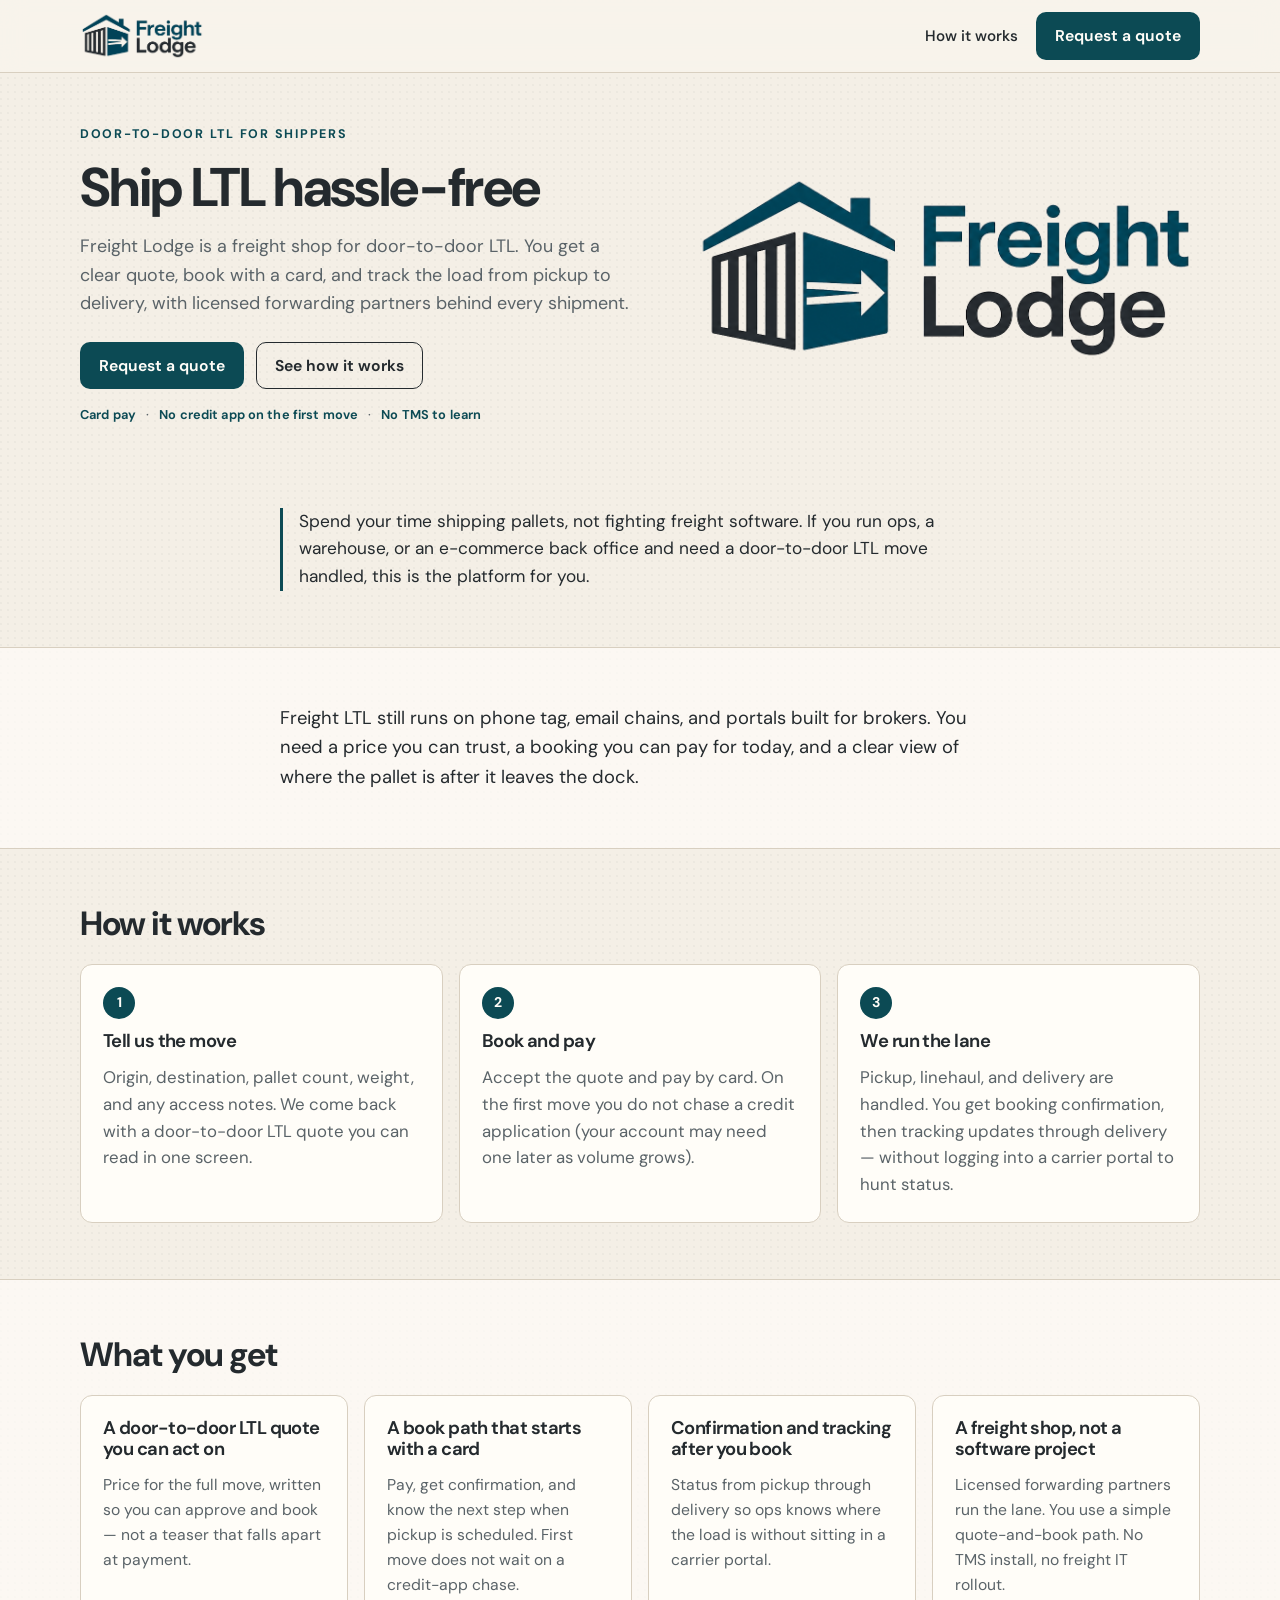
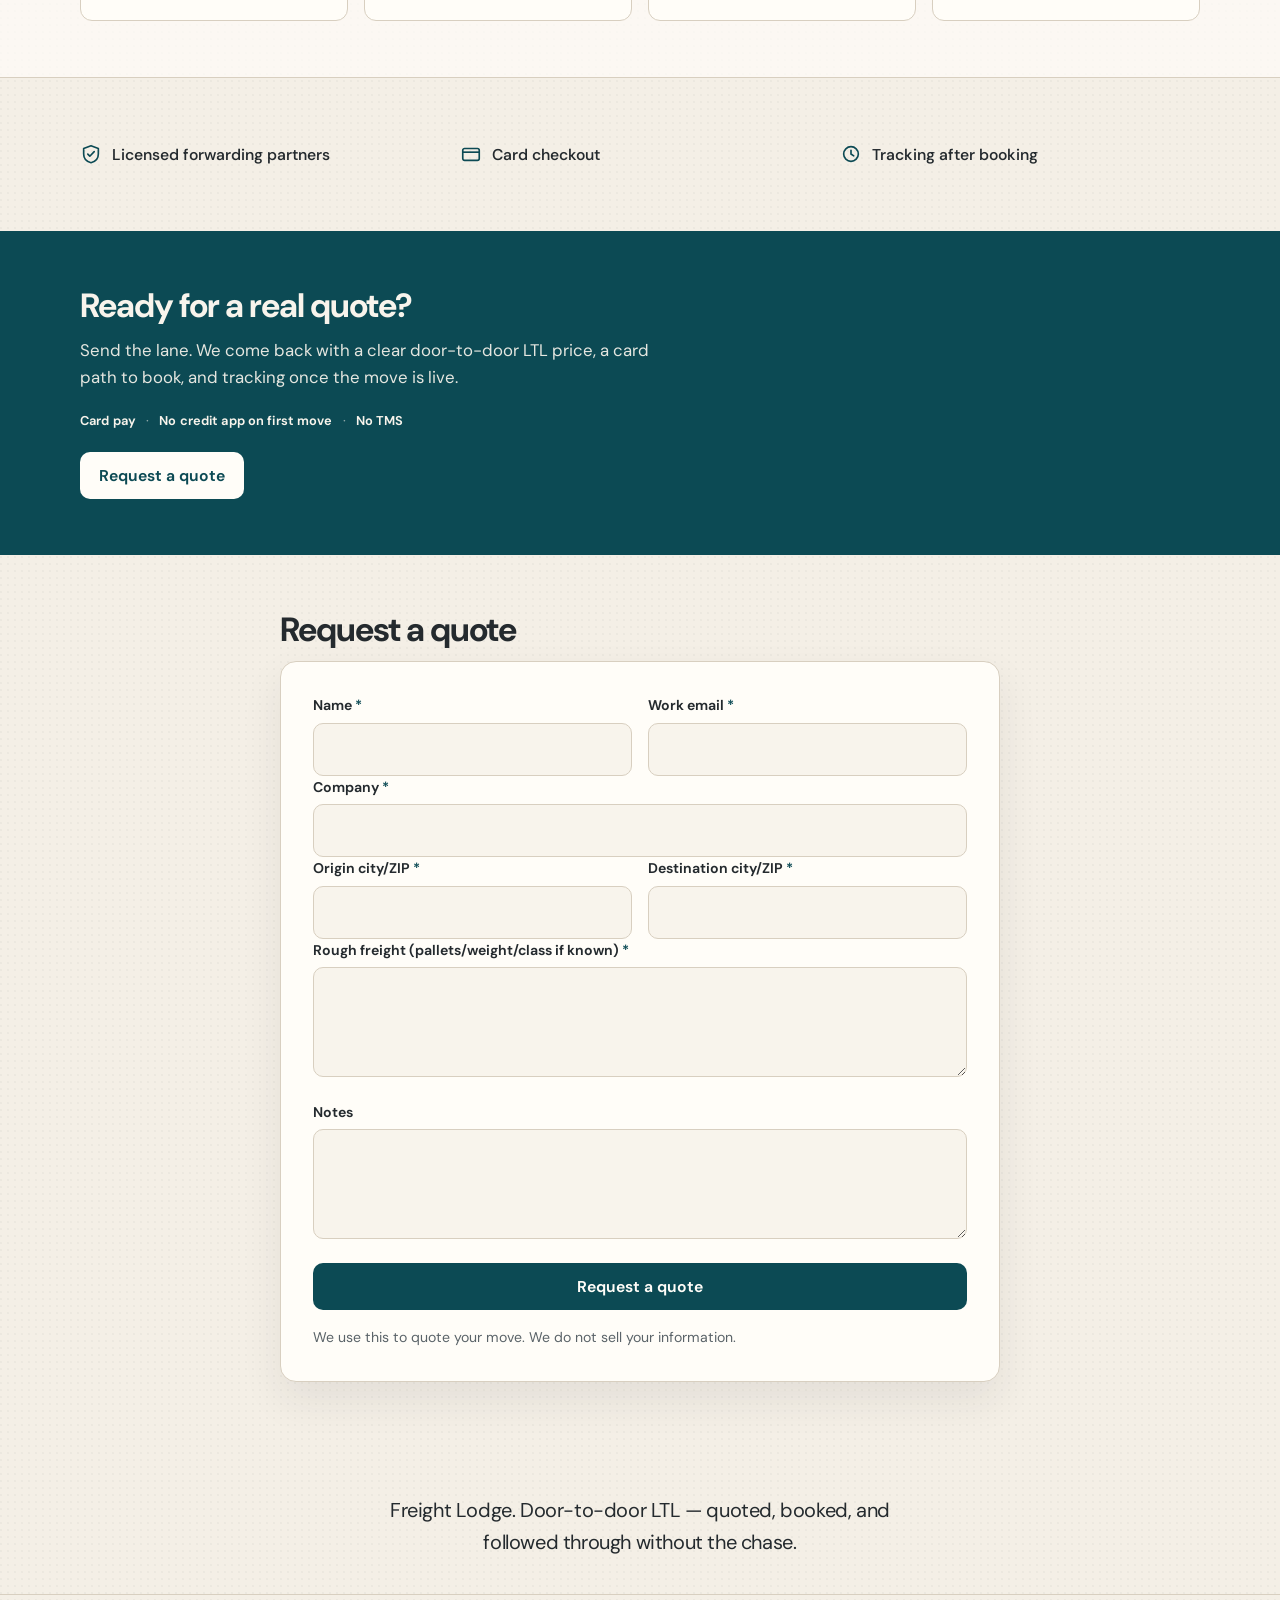
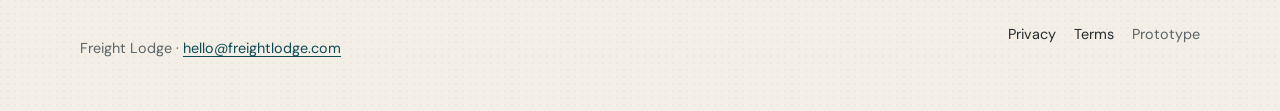
<file: index.html>
<!DOCTYPE html>
<html lang="en">
<head>
  <meta charset="utf-8">
  <meta name="viewport" content="width=device-width, initial-scale=1">
  <title>Freight Lodge — Door-to-door LTL you can quote and book online</title>
  <meta name="description" content="Clear door-to-door LTL quotes, card booking on the first move, and tracking after you book. Freight Lodge runs the lane so you can stay on your work.">
  <meta name="robots" content="noindex, nofollow">
  <link rel="canonical" href="https://freightlodge.com/">
  <meta property="og:title" content="Freight Lodge — Door-to-door LTL you can quote and book online">
  <meta property="og:description" content="Clear door-to-door LTL quotes, card booking on the first move, and tracking after you book. Freight Lodge runs the lane so you can stay on your work.">
  <meta property="og:type" content="website">
  <meta property="og:url" content="https://freightlodge.com/">
  <meta property="og:image" content="assets/logo-b.png?v=20260908-forwhom">
  <link rel="icon" href="assets/logo-b.png?v=20260908-forwhom" type="image/png">
  <link rel="preconnect" href="https://fonts.googleapis.com">
  <link rel="preconnect" href="https://fonts.gstatic.com" crossorigin>
  <link href="https://fonts.googleapis.com/css2?family=DM+Sans:ital,opsz,wght@0,9..40,400;0,9..40,500;0,9..40,600;0,9..40,700;1,9..40,400&display=swap" rel="stylesheet">
  <link rel="stylesheet" href="styles.css?v=20260908-forwhom">
</head>
<body>
  <a class="skip-link" href="#main">Skip to content</a>

  <header class="site-header">
    <div class="wrap header-inner">
      <a class="brand" href="#top">
        <img class="logo-lockup logo-lockup-nav" src="assets/logo-b.png?v=20260908-forwhom" alt="Freight Lodge">
      </a>
      <nav class="nav" aria-label="Primary">
        <a href="#how-it-works">How it works</a>
        <a class="btn btn-primary" href="#quote">Request a quote</a>
      </nav>
    </div>
  </header>

  <main id="main">
    <section class="hero" id="top">
      <div class="wrap hero-grid">
        <div>
          <p class="eyebrow">Door-to-door LTL for shippers</p>
          <h1>Ship LTL hassle-free</h1>
          <p class="lede">Freight Lodge is a freight shop for door-to-door LTL. You get a clear quote, book with a card, and track the load from pickup to delivery, with licensed forwarding partners behind every shipment.</p>
          <div class="hero-actions">
            <a class="btn btn-primary" href="#quote">Request a quote</a>
            <a class="btn btn-secondary" href="#how-it-works">See how it works</a>
          </div>
          <ul class="trust-chips" aria-label="How booking works">
            <li>Card pay</li>
            <li>No credit app on the first move</li>
            <li>No TMS to learn</li>
          </ul>
        </div>
        <div class="hero-visual">
          <img class="logo-lockup logo-lockup-hero" src="assets/logo-b.png?v=20260908-forwhom" alt="Freight Lodge">
        </div>
      </div>
    </section>

    <section class="section section-for-whom" id="for-whom" aria-labelledby="for-whom-heading">
      <div class="wrap section-narrow">
        <h2 class="visually-hidden" id="for-whom-heading">Who this is for</h2>
        <p class="for-whom">Spend your time shipping pallets, not fighting freight software. If you run ops, a warehouse, or an e-commerce back office and need a door-to-door LTL move handled, this is the platform for you.</p>
      </div>
    </section>

    <section class="section section-alt" id="problem">
      <div class="wrap section-narrow problem">
        <h2 class="visually-hidden">Why this exists</h2>
        <p>Freight LTL still runs on phone tag, email chains, and portals built for brokers. You need a price you can trust, a booking you can pay for today, and a clear view of where the pallet is after it leaves the dock.</p>
      </div>
    </section>

    <section class="section" id="how-it-works">
      <div class="wrap">
        <h2>How it works</h2>
        <div class="steps">
          <article class="step">
            <span class="step-num" aria-hidden="true">1</span>
            <h3>Tell us the move</h3>
            <p>Origin, destination, pallet count, weight, and any access notes. We come back with a door-to-door LTL quote you can read in one screen.</p>
          </article>
          <article class="step">
            <span class="step-num" aria-hidden="true">2</span>
            <h3>Book and pay</h3>
            <p>Accept the quote and pay by card. On the first move you do not chase a credit application (your account may need one later as volume grows).</p>
          </article>
          <article class="step">
            <span class="step-num" aria-hidden="true">3</span>
            <h3>We run the lane</h3>
            <p>Pickup, linehaul, and delivery are handled. You get booking confirmation, then tracking updates through delivery — without logging into a carrier portal to hunt status.</p>
          </article>
        </div>
      </div>
    </section>

    <section class="section section-alt" id="what-you-get">
      <div class="wrap">
        <h2>What you get</h2>
        <div class="cards">
          <article class="card">
            <h3>A door-to-door LTL quote you can act on</h3>
            <p>Price for the full move, written so you can approve and book — not a teaser that falls apart at payment.</p>
          </article>
          <article class="card">
            <h3>A book path that starts with a card</h3>
            <p>Pay, get confirmation, and know the next step when pickup is scheduled. First move does not wait on a credit-app chase.</p>
          </article>
          <article class="card">
            <h3>Confirmation and tracking after you book</h3>
            <p>Status from pickup through delivery so ops knows where the load is without sitting in a carrier portal.</p>
          </article>
          <article class="card">
            <h3>A freight shop, not a software project</h3>
            <p>Licensed forwarding partners run the lane. You use a simple quote-and-book path. No TMS install, no freight IT rollout.</p>
          </article>
        </div>
      </div>
    </section>

    <section class="section" id="trust">
      <div class="wrap">
        <h2 class="visually-hidden">How we work with you</h2>
        <div class="trust">
          <div class="trust-item">
            <svg width="22" height="22" viewBox="0 0 24 24" fill="none" aria-hidden="true">
              <path d="M12 3l8 3v6c0 5-3.4 8.4-8 9.5C7.4 20.4 4 17 4 12V6l8-3z" stroke="#0C4A54" stroke-width="1.8" stroke-linejoin="round"/>
              <path d="M8.5 12.2l2.2 2.2 4.8-5" stroke="#0C4A54" stroke-width="1.8" stroke-linecap="round" stroke-linejoin="round"/>
            </svg>
            Licensed forwarding partners
          </div>
          <div class="trust-item">
            <svg width="22" height="22" viewBox="0 0 24 24" fill="none" aria-hidden="true">
              <rect x="3" y="6" width="18" height="13" rx="2" stroke="#0C4A54" stroke-width="1.8"/>
              <path d="M3 10h18" stroke="#0C4A54" stroke-width="1.8"/>
            </svg>
            Card checkout
          </div>
          <div class="trust-item">
            <svg width="22" height="22" viewBox="0 0 24 24" fill="none" aria-hidden="true">
              <circle cx="12" cy="12" r="8" stroke="#0C4A54" stroke-width="1.8"/>
              <path d="M12 8v4l3 2" stroke="#0C4A54" stroke-width="1.8" stroke-linecap="round"/>
            </svg>
            Tracking after booking
          </div>
        </div>
      </div>
    </section>

    <section class="section mid-cta" id="ready">
      <div class="wrap">
        <h2>Ready for a real quote?</h2>
        <p>Send the lane. We come back with a clear door-to-door LTL price, a card path to book, and tracking once the move is live.</p>
        <ul class="trust-chips trust-chips-on-teal" aria-label="Booking basics">
          <li>Card pay</li>
          <li>No credit app on first move</li>
          <li>No TMS</li>
        </ul>
        <a class="btn btn-light" href="#quote">Request a quote</a>
      </div>
    </section>

    <section class="section" id="quote">
      <div class="wrap section-narrow">
        <h2>Request a quote</h2>
        <div class="form-card">
          <form class="quote-form" id="quote-form" novalidate>
            <div class="form-grid two">
              <div class="field">
                <label for="name">Name <span class="req" aria-hidden="true">*</span></label>
                <input id="name" name="name" type="text" autocomplete="name" required aria-describedby="name-error">
                <p class="field-error" id="name-error"></p>
              </div>
              <div class="field">
                <label for="email">Work email <span class="req" aria-hidden="true">*</span></label>
                <input id="email" name="email" type="email" autocomplete="email" inputmode="email" required aria-describedby="email-error">
                <p class="field-error" id="email-error"></p>
              </div>
            </div>
            <div class="form-grid">
              <div class="field">
                <label for="company">Company <span class="req" aria-hidden="true">*</span></label>
                <input id="company" name="company" type="text" autocomplete="organization" required aria-describedby="company-error">
                <p class="field-error" id="company-error"></p>
              </div>
            </div>
            <div class="form-grid two">
              <div class="field">
                <label for="origin">Origin city/ZIP <span class="req" aria-hidden="true">*</span></label>
                <input id="origin" name="origin" type="text" autocomplete="off" required aria-describedby="origin-error">
                <p class="field-error" id="origin-error"></p>
              </div>
              <div class="field">
                <label for="destination">Destination city/ZIP <span class="req" aria-hidden="true">*</span></label>
                <input id="destination" name="destination" type="text" autocomplete="off" required aria-describedby="destination-error">
                <p class="field-error" id="destination-error"></p>
              </div>
            </div>
            <div class="form-grid">
              <div class="field">
                <label for="freight">Rough freight (pallets/weight/class if known) <span class="req" aria-hidden="true">*</span></label>
                <textarea id="freight" name="freight" required aria-describedby="freight-error"></textarea>
                <p class="field-error" id="freight-error"></p>
              </div>
              <div class="field">
                <label for="notes">Notes</label>
                <textarea id="notes" name="notes"></textarea>
              </div>
              <button class="btn btn-primary" type="submit">Request a quote</button>
              <p class="form-note">We use this to quote your move. We do not sell your information.</p>
            </div>
          </form>
          <div class="success" id="quote-success" tabindex="-1" role="status" aria-live="polite">
            <h3>Request received</h3>
            <p>Thanks. We have the lane. Someone from Freight Lodge will reply with next steps to your email.</p>
          </div>
        </div>
      </div>
    </section>

    <section class="section closing">
      <div class="wrap">
        <p>Freight Lodge. Door-to-door LTL — quoted, booked, and followed through without the chase.</p>
      </div>
    </section>
  </main>

  <footer class="site-footer">
    <div class="wrap footer-inner">
      <p>Freight Lodge · <a href="mailto:hello@freightlodge.com">hello@freightlodge.com</a></p>
      <div class="footer-links">
        <a href="privacy.html">Privacy</a>
        <a href="terms.html">Terms</a>
        <span>Prototype</span>
      </div>
    </div>
  </footer>

  <script src="script.js?v=20260908-forwhom"></script>
</body>
</html>
</file>
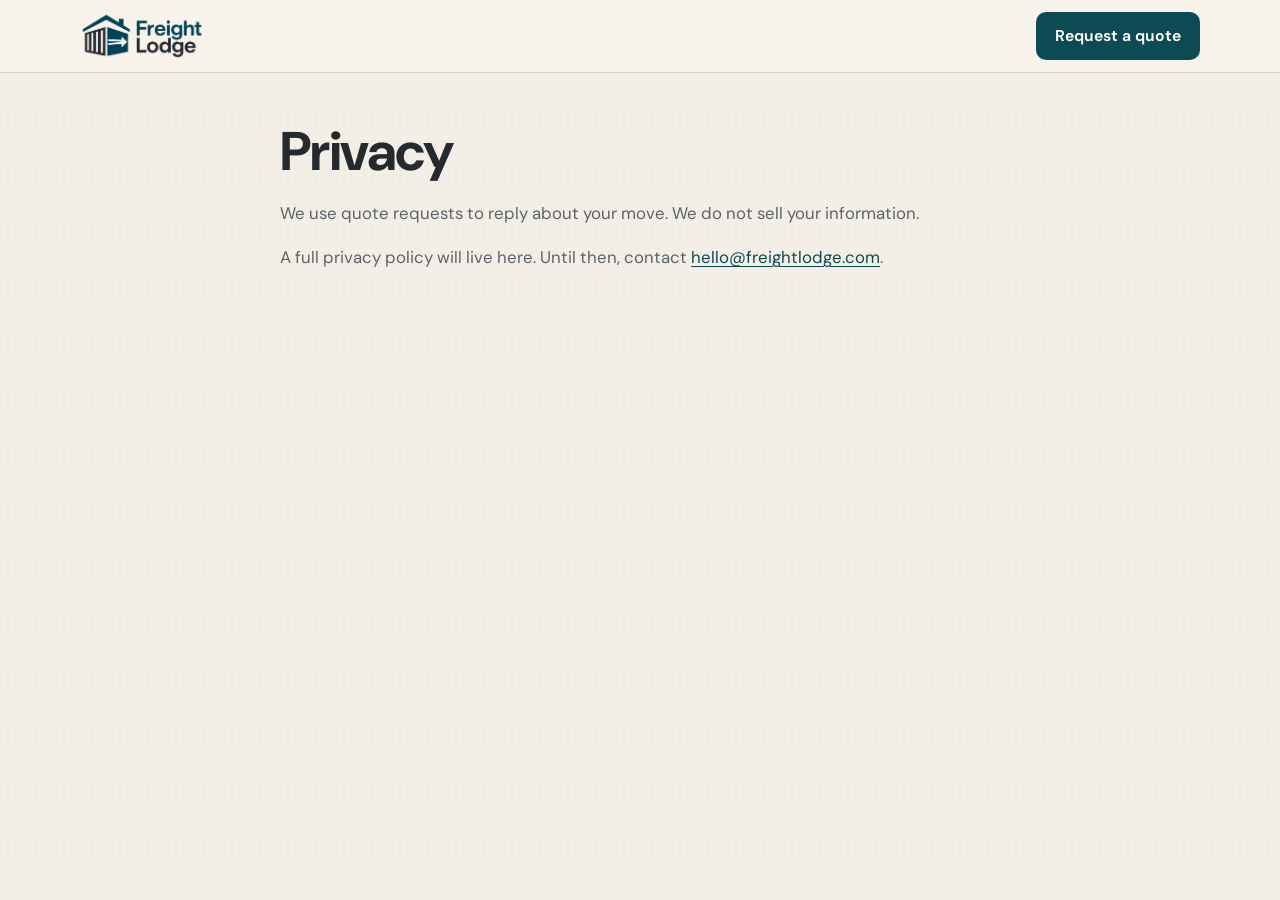
<file: privacy.html>
<!DOCTYPE html>
<html lang="en">
<head>
  <meta charset="utf-8">
  <meta name="viewport" content="width=device-width, initial-scale=1">
  <title>Privacy — Freight Lodge</title>
  <meta name="robots" content="noindex, nofollow">
  <link rel="icon" href="assets/logo-b.png?v=20260908-v2" type="image/png">
  <link rel="preconnect" href="https://fonts.googleapis.com">
  <link rel="preconnect" href="https://fonts.gstatic.com" crossorigin>
  <link href="https://fonts.googleapis.com/css2?family=DM+Sans:opsz,wght@9..40,400;9..40,600;9..40,700&display=swap" rel="stylesheet">
  <link rel="stylesheet" href="styles.css?v=20260908-v2">
</head>
<body>
  <header class="site-header">
    <div class="wrap header-inner">
      <a class="brand" href="index.html">
        <img class="logo-lockup logo-lockup-nav" src="assets/logo-b.png?v=20260908-v2" alt="Freight Lodge">
      </a>
      <nav class="nav" aria-label="Primary">
        <a class="btn btn-primary" href="index.html#quote">Request a quote</a>
      </nav>
    </div>
  </header>
  <main class="legal-page">
    <div class="wrap section-narrow">
      <h1>Privacy</h1>
      <p>We use quote requests to reply about your move. We do not sell your information.</p>
      <p>A full privacy policy will live here. Until then, contact <a href="mailto:hello@freightlodge.com">hello@freightlodge.com</a>.</p>
    </div>
  </main>
</body>
</html>
</file>
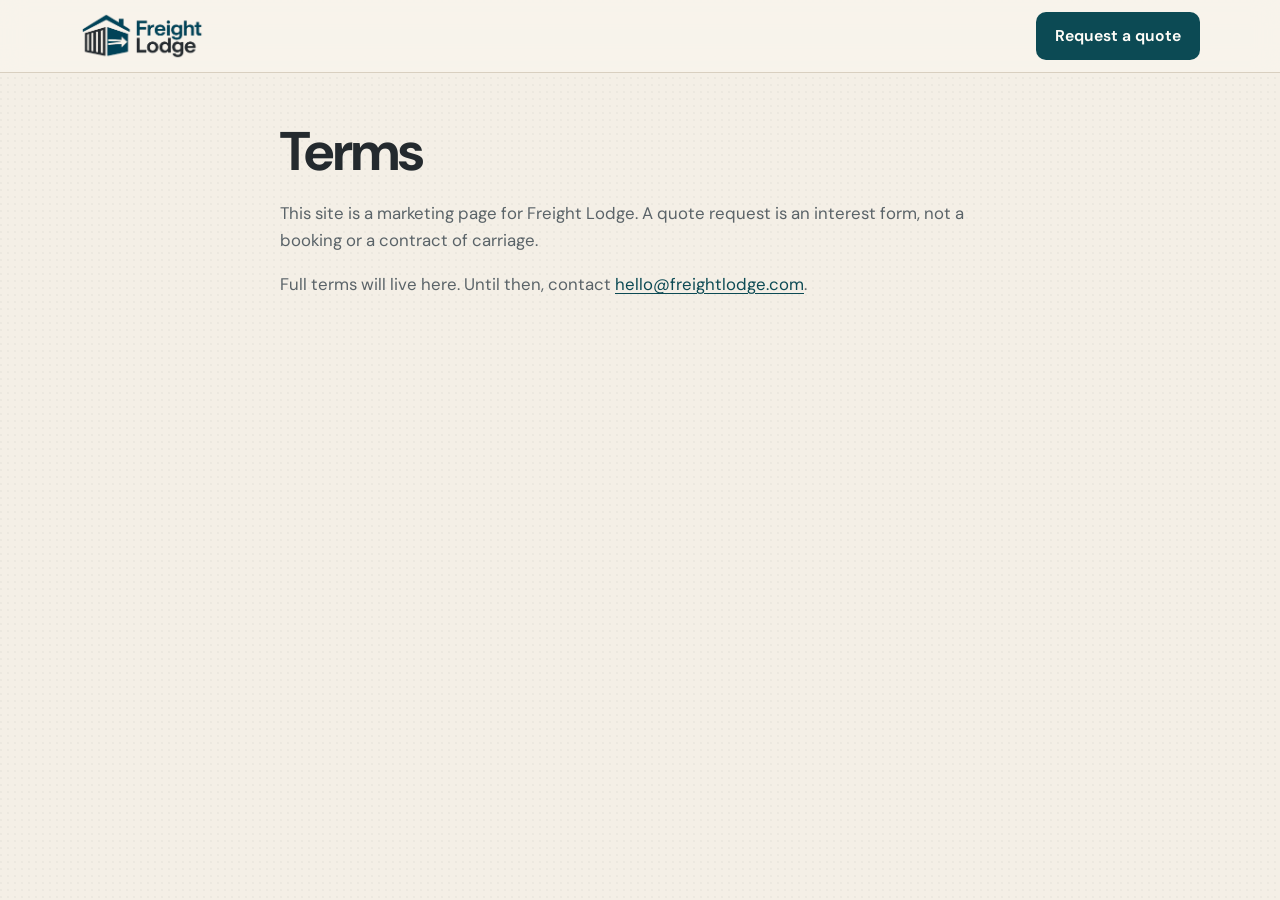
<file: terms.html>
<!DOCTYPE html>
<html lang="en">
<head>
  <meta charset="utf-8">
  <meta name="viewport" content="width=device-width, initial-scale=1">
  <title>Terms — Freight Lodge</title>
  <meta name="robots" content="noindex, nofollow">
  <link rel="icon" href="assets/logo-b.png?v=20260908-v2" type="image/png">
  <link rel="preconnect" href="https://fonts.googleapis.com">
  <link rel="preconnect" href="https://fonts.gstatic.com" crossorigin>
  <link href="https://fonts.googleapis.com/css2?family=DM+Sans:opsz,wght@9..40,400;9..40,600;9..40,700&display=swap" rel="stylesheet">
  <link rel="stylesheet" href="styles.css?v=20260908-v2">
</head>
<body>
  <header class="site-header">
    <div class="wrap header-inner">
      <a class="brand" href="index.html">
        <img class="logo-lockup logo-lockup-nav" src="assets/logo-b.png?v=20260908-v2" alt="Freight Lodge">
      </a>
      <nav class="nav" aria-label="Primary">
        <a class="btn btn-primary" href="index.html#quote">Request a quote</a>
      </nav>
    </div>
  </header>
  <main class="legal-page">
    <div class="wrap section-narrow">
      <h1>Terms</h1>
      <p>This site is a marketing page for Freight Lodge. A quote request is an interest form, not a booking or a contract of carriage.</p>
      <p>Full terms will live here. Until then, contact <a href="mailto:hello@freightlodge.com">hello@freightlodge.com</a>.</p>
    </div>
  </main>
</body>
</html>
</file>
<file: styles.css>
:root {
  --paper: #f4efe6;
  --cream: #f8f4ec;
  --white: #fffdf8;
  --teal: #0c4a54;
  --teal-deep: #083843;
  --teal-hover: #0a3f48;
  --teal-soft: #d5e3e6;
  --charcoal: #242a2e;
  --ink: #1c2226;
  --muted: #5a6368;
  --line: #d8cfc0;
  --error: #8a3a32;
  --ok: #2d5d48;
  --shadow: 0 18px 40px rgba(36, 42, 46, 0.08);
  --radius: 12px;
  --max: 1120px;
  --header-h: 72px;
}

*,
*::before,
*::after {
  box-sizing: border-box;
}

html {
  scroll-behavior: smooth;
  scroll-padding-top: calc(var(--header-h) + 12px);
}

body {
  margin: 0;
  font-family: "DM Sans", "Avenir Next", "Segoe UI", Helvetica, Arial, sans-serif;
  font-size: 1.05rem;
  line-height: 1.6;
  color: var(--ink);
  background:
    radial-gradient(circle at 1px 1px, rgba(36, 42, 46, 0.035) 1px, transparent 0) 0 0 / 7px 7px,
    var(--paper);
}

img {
  max-width: 100%;
  height: auto;
}

a {
  color: var(--teal);
  text-decoration-thickness: 1px;
  text-underline-offset: 0.18em;
}

a:hover {
  color: var(--teal-deep);
}

:focus-visible {
  outline: 2px solid var(--teal);
  outline-offset: 3px;
}

.skip-link {
  position: absolute;
  left: 12px;
  top: -48px;
  z-index: 80;
  background: var(--teal);
  color: var(--white);
  padding: 8px 14px;
  border-radius: 8px;
}

.skip-link:focus {
  top: 12px;
}

.wrap {
  width: min(var(--max), calc(100% - 32px));
  margin-inline: auto;
}

.site-header {
  position: sticky;
  top: 0;
  z-index: 40;
  background: rgba(248, 244, 236, 0.92);
  backdrop-filter: blur(12px);
  border-bottom: 1px solid var(--line);
}

.header-inner {
  min-height: var(--header-h);
  display: flex;
  align-items: center;
  justify-content: space-between;
  gap: 16px;
}

.brand {
  display: flex;
  align-items: center;
  text-decoration: none;
  color: inherit;
  flex: 0 1 auto;
  min-width: 0;
}

.brand:hover {
  color: inherit;
}

.logo-lockup {
  display: block;
  object-fit: contain;
  object-position: center;
}

.logo-lockup-nav {
  /* Transparent lockup (exact mark, white field knocked out). */
  height: 48px;
  width: auto;
  max-width: min(240px, 62vw);
  object-fit: contain;
  object-position: left center;
}

.logo-lockup-hero {
  position: relative;
  z-index: 1;
  width: min(100%, 36rem);
  height: auto;
  max-height: 24rem;
  object-fit: contain;
}

.nav {
  display: flex;
  align-items: center;
  gap: 8px 18px;
}

.nav a:not(.btn) {
  color: var(--charcoal);
  text-decoration: none;
  font-weight: 550;
  font-size: 0.95rem;
}

.nav a:not(.btn):hover {
  color: var(--teal);
}

.btn {
  display: inline-flex;
  align-items: center;
  justify-content: center;
  gap: 8px;
  min-height: 44px;
  padding: 10px 18px;
  border-radius: 10px;
  border: 1.5px solid transparent;
  font: inherit;
  font-weight: 650;
  font-size: 0.98rem;
  text-decoration: none;
  cursor: pointer;
  transition: background 0.15s ease, color 0.15s ease, border-color 0.15s ease, transform 0.15s ease;
}

.btn:hover {
  text-decoration: none;
}

.btn-primary {
  background: var(--teal);
  color: var(--white);
}

.btn-primary:hover {
  background: var(--teal-hover);
  color: var(--white);
}

.btn-secondary {
  background: transparent;
  color: var(--charcoal);
  border-color: var(--charcoal);
}

.btn-secondary:hover {
  background: var(--white);
  color: var(--teal-deep);
  border-color: var(--teal);
}

.btn-light {
  background: var(--white);
  color: var(--teal);
}

.btn-light:hover {
  background: var(--cream);
  color: var(--teal-deep);
}

.hero {
  padding: 40px 0 28px;
}

.hero-grid {
  display: grid;
  gap: 32px;
}

.eyebrow {
  display: inline-block;
  margin-bottom: 12px;
  color: var(--teal);
  font-size: 0.78rem;
  font-weight: 700;
  letter-spacing: 0.14em;
  text-transform: uppercase;
}

h1,
h2,
h3 {
  margin: 0 0 12px;
  line-height: 1.15;
  letter-spacing: -0.03em;
  color: var(--charcoal);
}

h1 {
  font-size: clamp(2.1rem, 6vw, 3.4rem);
  font-weight: 700;
  max-width: 14ch;
}

h2 {
  font-size: clamp(1.6rem, 3.5vw, 2.1rem);
  font-weight: 700;
}

h3 {
  font-size: 1.15rem;
  font-weight: 650;
}

.lede,
.section-lede {
  margin: 0 0 24px;
  color: var(--muted);
  font-size: 1.12rem;
  max-width: 44rem;
}

.hero-actions {
  display: flex;
  flex-wrap: wrap;
  gap: 12px;
}

.trust-chips {
  display: flex;
  flex-wrap: wrap;
  align-items: center;
  gap: 6px 0;
  margin: 18px 0 0;
  padding: 0;
  list-style: none;
}

.trust-chips li {
  display: inline-flex;
  align-items: center;
  color: var(--teal);
  font-size: 0.8rem;
  font-weight: 650;
  letter-spacing: 0.01em;
  line-height: 1.3;
}

.trust-chips li:not(:last-child)::after {
  content: "·";
  margin: 0 10px;
  color: var(--muted);
  font-weight: 500;
}

.trust-chips-on-teal {
  margin: 0 0 22px;
}

.trust-chips-on-teal li {
  color: var(--cream);
}

.trust-chips-on-teal li:not(:last-child)::after {
  color: rgba(248, 244, 236, 0.55);
}

.section-for-whom {
  padding: 8px 0 36px;
}

.for-whom {
  margin: 0;
  padding-left: 16px;
  border-left: 3px solid var(--teal);
  color: var(--charcoal);
  font-size: 1.08rem;
}

.hero-visual {
  position: relative;
  isolation: isolate;
  min-height: 0;
  display: grid;
  place-items: center;
  padding: 0;
  background: transparent;
  border: none;
  border-radius: 0;
  box-shadow: none;
  overflow: visible;
}

.section {
  padding: 56px 0;
}

.section-alt {
  background: rgba(255, 253, 248, 0.72);
  border-block: 1px solid var(--line);
}

.section-narrow {
  max-width: 720px;
}

.problem p {
  margin: 0;
  font-size: 1.15rem;
  color: var(--charcoal);
}

.steps {
  display: grid;
  gap: 16px;
  margin-top: 20px;
}

.step {
  background: var(--white);
  border: 1px solid var(--line);
  border-radius: var(--radius);
  padding: 22px 22px 24px;
}

.step-num {
  display: inline-grid;
  place-items: center;
  width: 32px;
  height: 32px;
  margin-bottom: 12px;
  border-radius: 50%;
  background: var(--teal);
  color: var(--white);
  font-size: 0.88rem;
  font-weight: 700;
}

.step p {
  margin: 0;
  color: var(--muted);
}

.cards {
  display: grid;
  gap: 16px;
  margin-top: 20px;
}

.card {
  background: var(--white);
  border: 1px solid var(--line);
  border-radius: var(--radius);
  padding: 22px;
}

.card p {
  margin: 0;
  color: var(--muted);
  font-size: 0.98rem;
}

.trust {
  display: grid;
  gap: 12px;
  padding: 8px 0 0;
}

.trust-item {
  display: flex;
  align-items: center;
  gap: 10px;
  color: var(--charcoal);
  font-weight: 550;
  font-size: 0.98rem;
}

.trust-item svg {
  flex: 0 0 auto;
}

.mid-cta {
  background: var(--teal);
  color: var(--cream);
}

.mid-cta h2,
.mid-cta p {
  color: var(--cream);
}

.mid-cta p {
  max-width: 36rem;
  margin: 0 0 22px;
  opacity: 0.92;
}

.form-card {
  background: var(--white);
  border: 1px solid var(--line);
  border-radius: 16px;
  box-shadow: var(--shadow);
  padding: 24px;
}

.form-grid {
  display: grid;
  gap: 16px;
}

label {
  display: block;
  font-size: 0.88rem;
  font-weight: 650;
  color: var(--charcoal);
  margin-bottom: 6px;
}

.req {
  color: var(--teal);
}

input,
textarea {
  width: 100%;
  border: 1.5px solid var(--line);
  border-radius: 10px;
  background: var(--cream);
  color: var(--ink);
  font: inherit;
  padding: 12px 14px;
}

input:focus,
textarea:focus {
  outline: none;
  border-color: var(--teal);
  box-shadow: 0 0 0 3px rgba(12, 74, 84, 0.14);
  background: var(--white);
}

textarea {
  min-height: 110px;
  resize: vertical;
}

.field.error input,
.field.error textarea {
  border-color: var(--error);
}

.field-error {
  display: none;
  margin-top: 6px;
  color: var(--error);
  font-size: 0.82rem;
}

.field.error .field-error {
  display: block;
}

.form-note {
  margin: 0;
  color: var(--muted);
  font-size: 0.88rem;
}

.success {
  display: none;
  padding: 8px 0 4px;
}

.success.is-visible {
  display: block;
}

.success h3 {
  color: var(--ok);
}

.success p {
  margin: 0;
  color: var(--charcoal);
}

.form-card.is-sent .quote-form {
  display: none;
}

.closing {
  text-align: center;
  padding-bottom: 36px;
}

.closing p {
  margin: 0 auto;
  max-width: 36rem;
  font-size: 1.25rem;
  color: var(--charcoal);
  letter-spacing: -0.02em;
}

.site-footer {
  padding: 28px 0 36px;
  border-top: 1px solid var(--line);
  color: var(--muted);
  font-size: 0.9rem;
}

.footer-inner {
  display: flex;
  flex-wrap: wrap;
  justify-content: space-between;
  gap: 12px 24px;
}

.footer-links {
  display: flex;
  flex-wrap: wrap;
  gap: 8px 18px;
}

.footer-links a {
  color: var(--charcoal);
  text-decoration: none;
}

.footer-links a:hover {
  color: var(--teal);
}

.legal-page {
  padding: 48px 0 80px;
}

.legal-page p {
  color: var(--muted);
}

.visually-hidden {
  position: absolute;
  width: 1px;
  height: 1px;
  padding: 0;
  margin: -1px;
  overflow: hidden;
  clip: rect(0, 0, 0, 0);
  white-space: nowrap;
  border: 0;
}

@media (min-width: 720px) {
  .hero-grid {
    grid-template-columns: 1.05fr 0.95fr;
    align-items: center;
    gap: 48px;
  }

  .steps {
    grid-template-columns: repeat(3, 1fr);
  }

  .cards {
    grid-template-columns: repeat(2, 1fr);
  }

  .trust {
    grid-template-columns: repeat(3, 1fr);
    gap: 20px;
    padding: 8px 0 8px;
  }

  .form-grid.two {
    grid-template-columns: 1fr 1fr;
  }

  .form-card {
    padding: 32px;
  }
}

@media (min-width: 980px) {
  .cards {
    grid-template-columns: repeat(4, 1fr);
  }
}

@media (max-width: 560px) {
  .nav a:not(.btn) {
    display: none;
  }

  .hero {
    padding-top: 28px;
  }
}

@media (prefers-reduced-motion: reduce) {
  html {
    scroll-behavior: auto;
  }

  .btn {
    transition: none;
  }
}
</file>
